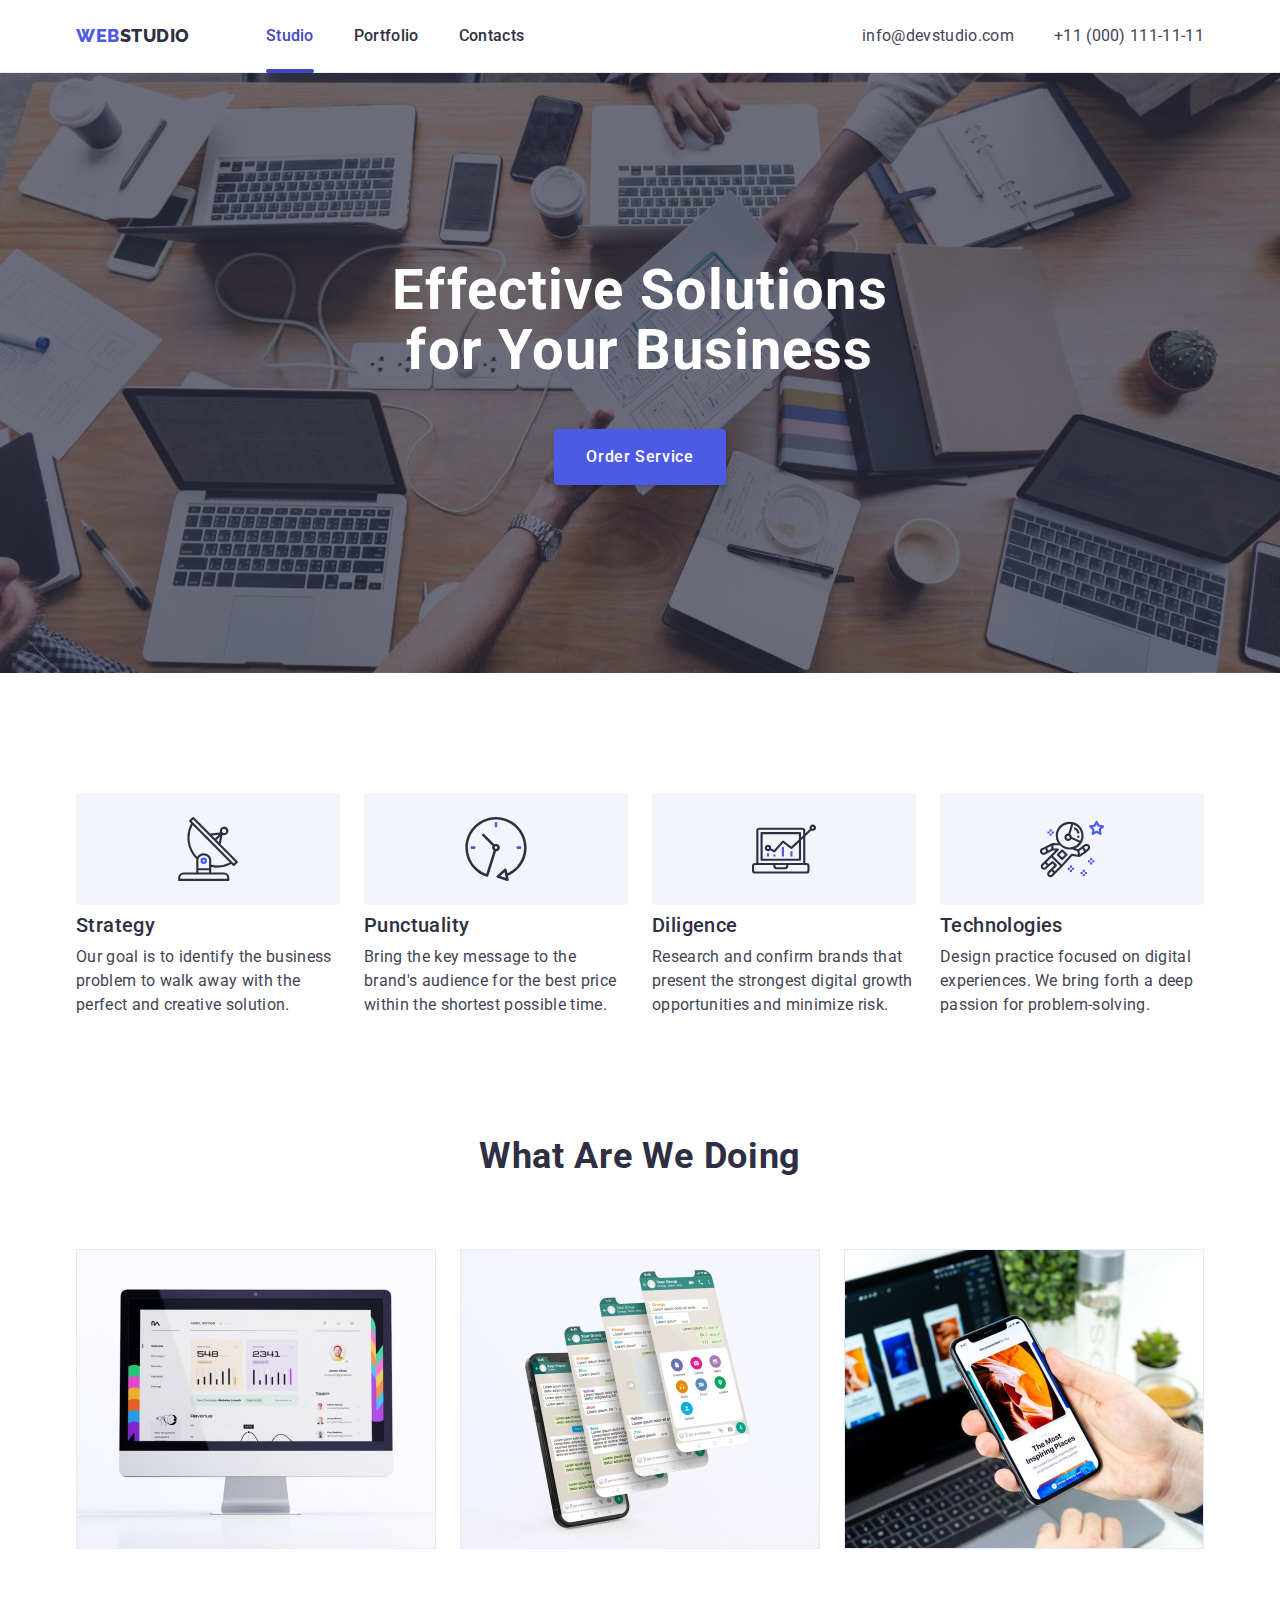
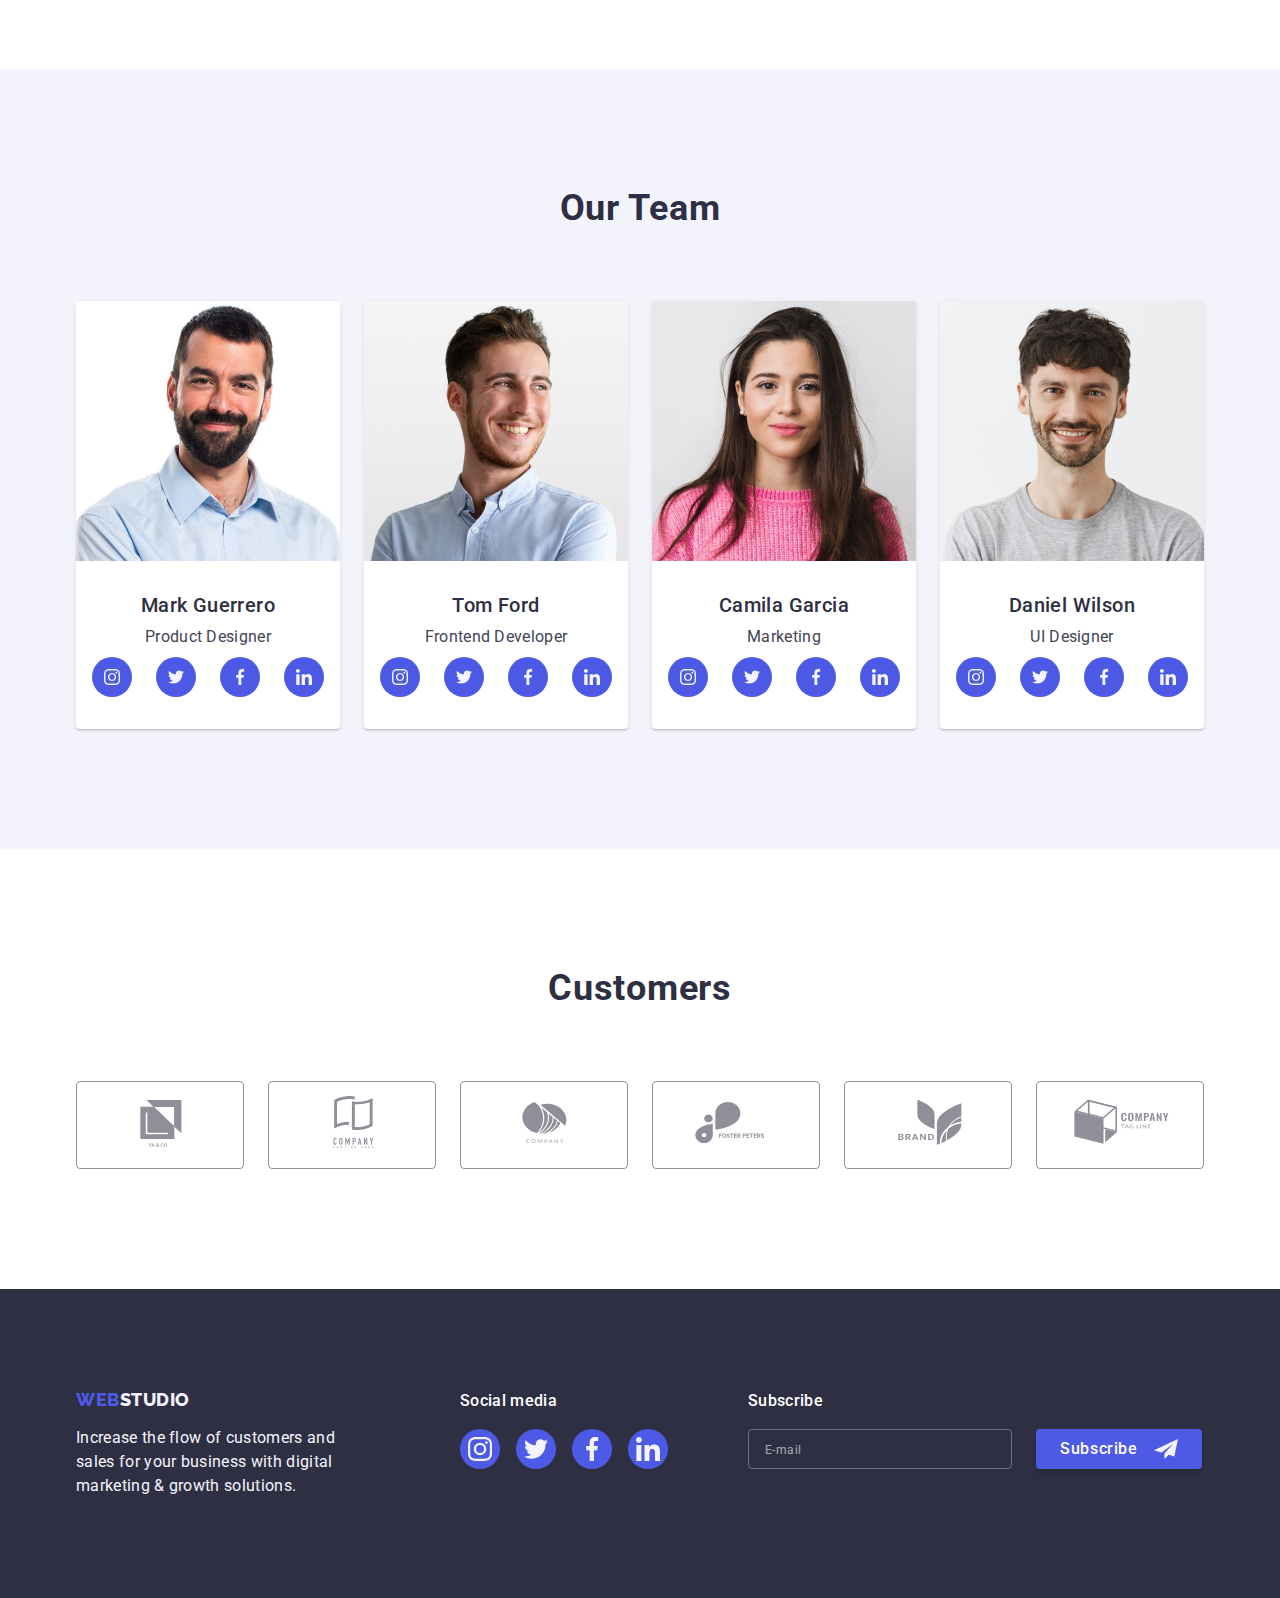
<file: index.html>
<!DOCTYPE html>
<html lang="en">
  <head>
    <meta charset="UTF-8" />
    <meta name="viewport" content="width=device-width, initial-scale=1.0" />
    <title>HW_5</title>
    <!-- Fonts -->
    <link rel="preconnect" href="https://fonts.googleapis.com" />
    <link rel="preconnect" href="https://fonts.gstatic.com" crossorigin />
    <link
      href="https://fonts.googleapis.com/css2?family=Raleway:ital,wght@0,800;1,800&family=Roboto:wght@400;500;700;900&display=swap"
      rel="stylesheet"
    />
    <!-- Normalize -->
    <link
      rel="stylesheet"
      href="https://cdn.jsdelivr.net/npm/modern-normalize@2.0.0/modern-normalize.min.css"
    />
    <!-- Custom styles -->
    <link rel="stylesheet" href="./css/styles.css" />
  </head>
  <body>
    <header class="header">
      <div class="container">
        <nav class="header-nav">
          <a class="logo" href="./index.html"
            >Web<span class="logo-header">Studio</span></a
          >
          <ul class="nav-menu">
            <li class="nav-menu-item">
              <a class="nav-menu-link current" href="./index.html">Studio</a>
            </li>
            <li>
              <a class="nav-menu-link" href="./portfolio.html">Portfolio</a>
            </li>
            <li>
              <a class="nav-menu-link" href="">Contacts</a>
            </li>
          </ul>
        </nav>
        <address class="contacts">
          <ul class="contacts-menu">
            <li>
              <a class="contacts-link" href="mailto:info@devstudio.com"
                >info@devstudio.com</a
              >
            </li>
            <li>
              <a class="contacts-link" href="tel:+110001111111"
                >+11 (000) 111-11-11</a
              >
            </li>
          </ul>
        </address>
      </div>
    </header>

    <main>
      <!-- Hero -->
      <section class="hero">
        <h1 class="hero-title">Effective Solutions for Your Business</h1>
        <button class="btn" type="button" data-modal-open>Order Service</button>
      </section>
      <!-- end Hero -->
      <!-- Section 1 -->
      <section class="strategic">
        <div class="container">
          <h2 class="visually-hidden"></h2>
          <ul class="features">
            <li>
              <div class="features-wrapper">
                <svg class="features-icon" width="64" height="64">
                  <use href="./images/icons.svg#icon-antenna"></use>
                </svg>
              </div>
              <h3 class="section-title">Strategy</h3>
              <p class="features-text">
                Our goal is to identify the business problem to walk away with
                the perfect and creative solution.
              </p>
            </li>
            <li>
              <div class="features-wrapper">
                <svg class="features-icon" width="64" height="64">
                  <use href="./images/icons.svg#icon-clock"></use>
                </svg>
              </div>
              <h3 class="section-title">Punctuality</h3>
              <p class="features-text">
                Bring the key message to the brand's audience for the best price
                within the shortest possible time.
              </p>
            </li>
            <li>
              <div class="features-wrapper">
                <svg class="features-icon" width="64" height="64">
                  <use href="./images/icons.svg#icon-diagram"></use>
                </svg>
              </div>
              <h3 class="section-title">Diligence</h3>
              <p class="features-text">
                Research and confirm brands that present the strongest digital
                growth opportunities and minimize risk.
              </p>
            </li>
            <li>
              <div class="features-wrapper">
                <svg class="features-icon" width="64" height="64">
                  <use href="./images/icons.svg#icon-astronaut"></use>
                </svg>
              </div>
              <h3 class="section-title">Technologies</h3>
              <p class="features-text">
                Design practice focused on digital experiences. We bring forth a
                deep passion for problem-solving.
              </p>
            </li>
          </ul>
        </div>
      </section>
      <!-- end Section 1 -->
      <!-- Section 2 -->
      <section class="projects">
        <div class="container">
          <h2 class="title">What are we doing</h2>
          <ul class="card-set">
            <li>
              <img
                src="./images/pic-01.jpg"
                alt="computer-monitor"
                width="360"
                height="300"
              />
            </li>
            <li>
              <img
                src="./images/pic-02.jpg"
                alt="phone-application"
                width="360"
                height="300"
              />
            </li>
            <li>
              <img
                src="./images/pic-03.jpg"
                alt="laptop-and-phone"
                width="360"
                height="300"
              />
            </li>
          </ul>
        </div>
      </section>
      <!-- end Section 2 -->
      <!-- Section 3 -->
      <section class="team">
        <div class="container">
          <h2 class="title">Our Team</h2>
          <ul class="card-set">
            <li class="team-card">
              <img
                src="./images/team-01.jpg"
                alt="photo Mark Guerrero"
                width="264"
                height="260"
              />
              <div class="container-team">
                <h3 class="section-title">Mark Guerrero</h3>
                <p>Product Designer</p>
                <ul class="team-soc-list">
                  <li class="team-soc-item">
                    <a
                      class="team-soc-link"
                      href=""
                      target="_blank"
                      rel="noopener noreferrer"
                    >
                      <svg class="social-icon" width="16" height="16">
                        <use href="./images/icons.svg#icon-instagram"></use>
                      </svg>
                    </a>
                  </li>
                  <li class="team-soc-item">
                    <a
                      class="team-soc-link"
                      href=""
                      target="_blank"
                      rel="noopener noreferrer"
                    >
                      <svg class="social-icon" width="16" height="16">
                        <use href="./images/icons.svg#icon-twitter"></use>
                      </svg>
                    </a>
                  </li>
                  <li class="team-soc-item">
                    <a
                      class="team-soc-link"
                      href=""
                      target="_blank"
                      rel="noopener noreferrer"
                    >
                      <svg class="social-icon" width="16" height="16">
                        <use href="./images/icons.svg#icon-facebook"></use>
                      </svg>
                    </a>
                  </li>
                  <li class="team-soc-item">
                    <a
                      class="team-soc-link"
                      href=""
                      target="_blank"
                      rel="noopener noreferrer"
                    >
                      <svg class="social-icon" width="16" height="16">
                        <use href="./images/icons.svg#icon-linkedin"></use>
                      </svg>
                    </a>
                  </li>
                </ul>
              </div>
            </li>
            <li class="team-card">
              <img
                src="./images/team-02.jpg"
                alt="photo Tom Ford"
                width="264"
                height="260"
              />
              <div class="container-team">
                <h3 class="section-title">Tom Ford</h3>
                <p>Frontend Developer</p>
                <ul class="team-soc-list">
                  <li class="team-soc-item">
                    <a
                      class="team-soc-link"
                      href=""
                      target="_blank"
                      rel="noopener noreferrer"
                    >
                      <svg class="social-icon" width="16" height="16">
                        <use href="./images/icons.svg#icon-instagram"></use>
                      </svg>
                    </a>
                  </li>
                  <li class="team-soc-item">
                    <a
                      class="team-soc-link"
                      href=""
                      target="_blank"
                      rel="noopener noreferrer"
                    >
                      <svg class="social-icon" width="16" height="16">
                        <use href="./images/icons.svg#icon-twitter"></use>
                      </svg>
                    </a>
                  </li>
                  <li class="team-soc-item">
                    <a
                      class="team-soc-link"
                      href=""
                      target="_blank"
                      rel="noopener noreferrer"
                    >
                      <svg class="social-icon" width="16" height="16">
                        <use href="./images/icons.svg#icon-facebook"></use>
                      </svg>
                    </a>
                  </li>
                  <li class="team-soc-item">
                    <a
                      class="team-soc-link"
                      href=""
                      target="_blank"
                      rel="noopener noreferrer"
                    >
                      <svg class="social-icon" width="16" height="16">
                        <use href="./images/icons.svg#icon-linkedin"></use>
                      </svg>
                    </a>
                  </li>
                </ul>
              </div>
            </li>
            <li class="team-card">
              <img
                src="./images/team-03.jpg"
                alt="photo Camila Garcia"
                width="264"
                height="260"
              />
              <div class="container-team">
                <h3 class="section-title">Camila Garcia</h3>
                <p>Marketing</p>
                <ul class="team-soc-list">
                  <li class="team-soc-item">
                    <a
                      class="team-soc-link"
                      href=""
                      target="_blank"
                      rel="noopener noreferrer"
                    >
                      <svg class="social-icon" width="16" height="16">
                        <use href="./images/icons.svg#icon-instagram"></use>
                      </svg>
                    </a>
                  </li>
                  <li class="team-soc-item">
                    <a
                      class="team-soc-link"
                      href=""
                      target="_blank"
                      rel="noopener noreferrer"
                    >
                      <svg class="social-icon" width="16" height="16">
                        <use href="./images/icons.svg#icon-twitter"></use>
                      </svg>
                    </a>
                  </li>
                  <li class="team-soc-item">
                    <a
                      class="team-soc-link"
                      href=""
                      target="_blank"
                      rel="noopener noreferrer"
                    >
                      <svg class="social-icon" width="16" height="16">
                        <use href="./images/icons.svg#icon-facebook"></use>
                      </svg>
                    </a>
                  </li>
                  <li class="team-soc-item">
                    <a
                      class="team-soc-link"
                      href=""
                      target="_blank"
                      rel="noopener noreferrer"
                    >
                      <svg class="social-icon" width="16" height="16">
                        <use href="./images/icons.svg#icon-linkedin"></use>
                      </svg>
                    </a>
                  </li>
                </ul>
              </div>
            </li>
            <li class="team-card">
              <img
                src="./images/team-04.jpg"
                alt="photo Daniel Wilson"
                width="264"
                height="260"
              />
              <div class="container-team">
                <h3 class="section-title">Daniel Wilson</h3>
                <p>UI Designer</p>
                <ul class="team-soc-list">
                  <li class="team-soc-item">
                    <a
                      class="team-soc-link"
                      href=""
                      target="_blank"
                      rel="noopener noreferrer"
                    >
                      <svg class="social-icon" width="16" height="16">
                        <use href="./images/icons.svg#icon-instagram"></use>
                      </svg>
                    </a>
                  </li>
                  <li class="team-soc-item">
                    <a
                      class="team-soc-link"
                      href=""
                      target="_blank"
                      rel="noopener noreferrer"
                    >
                      <svg class="social-icon" width="16" height="16">
                        <use href="./images/icons.svg#icon-twitter"></use>
                      </svg>
                    </a>
                  </li>
                  <li class="team-soc-item">
                    <a
                      class="team-soc-link"
                      href=""
                      target="_blank"
                      rel="noopener noreferrer"
                    >
                      <svg class="social-icon" width="16" height="16">
                        <use href="./images/icons.svg#icon-facebook"></use>
                      </svg>
                    </a>
                  </li>
                  <li class="team-soc-item">
                    <a
                      class="team-soc-link"
                      href=""
                      target="_blank"
                      rel="noopener noreferrer"
                    >
                      <svg class="social-icon" width="16" height="16">
                        <use href="./images/icons.svg#icon-linkedin"></use>
                      </svg>
                    </a>
                  </li>
                </ul>
              </div>
            </li>
          </ul>
        </div>
      </section>
      <!-- end Section 3 -->
      <!-- Section 4 -->
      <section class="customers">
        <div class="container">
          <h2 class="title">Customers</h2>
          <ul class="customers-list">
            <li class="customers-item">
              <a
                class="customers-link"
                href=""
                target="_blank"
                rel="noopener noreferrer"
              >
                <svg class="customers-icon" width="104" height="56">
                  <use href="./images/icons.svg#icon-Logo-01"></use>
                </svg>
              </a>
            </li>
            <li class="customers-item">
              <a
                class="customers-link"
                href=""
                target="_blank"
                rel="noopener noreferrer"
              >
                <svg class="customers-icon" width="104" height="56">
                  <use href="./images/icons.svg#icon-Logo-02"></use>
                </svg>
              </a>
            </li>
            <li class="customers-item">
              <a
                class="customers-link"
                href=""
                target="_blank"
                rel="noopener noreferrer"
              >
                <svg class="customers-icon" width="104" height="56">
                  <use href="./images/icons.svg#icon-Logo-03"></use>
                </svg>
              </a>
            </li>
            <li class="customers-item">
              <a
                class="customers-link"
                href=""
                target="_blank"
                rel="noopener noreferrer"
              >
                <svg class="customers-icon" width="104" height="56">
                  <use href="./images/icons.svg#icon-Logo-04"></use>
                </svg>
              </a>
            </li>
            <li class="customers-item">
              <a
                class="customers-link"
                href=""
                target="_blank"
                rel="noopener noreferrer"
              >
                <svg class="customers-icon" width="104" height="56">
                  <use href="./images/icons.svg#icon-Logo-05"></use>
                </svg>
              </a>
            </li>
            <li class="customers-item">
              <a
                class="customers-link"
                href=""
                target="_blank"
                rel="noopener noreferrer"
              >
                <svg class="customers-icon" width="104" height="56">
                  <use href="./images/icons.svg#icon-Logo-06"></use>
                </svg>
              </a>
            </li>
          </ul>
        </div>
      </section>
    </main>

    <footer class="footer">
      <div class="container footer-container">
        <div class="footer-left">
          <a class="logo" href="/index.html"
            >Web<span class="logo-footer">Studio</span></a
          >
          <p class="footer-text">
            Increase the flow of customers and sales for your business with
            digital marketing & growth solutions.
          </p>
        </div>
        <div class="footer-right">
          <p class="footer-soc-title">Social media</p>
          <ul class="footer-list">
            <li class="footer-item">
              <a
                class="footer-soc-link"
                href=""
                target="_blank"
                rel="noopener noreferrer"
              >
                <svg class="social-icon" width="24" height="24">
                  <use href="./images/icons.svg#icon-instagram"></use>
                </svg>
              </a>
            </li>
            <li class="footer-item">
              <a
                class="footer-soc-link"
                href=""
                target="_blank"
                rel="noopener noreferrer"
              >
                <svg class="social-icon" width="24" height="24">
                  <use href="./images/icons.svg#icon-twitter"></use>
                </svg>
              </a>
            </li>
            <li class="footer-item">
              <a
                class="footer-soc-link"
                href=""
                target="_blank"
                rel="noopener noreferrer"
              >
                <svg class="social-icon" width="24" height="24">
                  <use href="./images/icons.svg#icon-facebook"></use>
                </svg>
              </a>
            </li>
            <li class="footer-item">
              <a
                class="footer-soc-link"
                href=""
                target="_blank"
                rel="noopener noreferrer"
              >
                <svg class="social-icon" width="24" height="24">
                  <use href="./images/icons.svg#icon-linkedin"></use>
                </svg>
              </a>
            </li>
          </ul>
        </div>
        <div class="footer-form-block">
          <p class="footer-soc-title">Subscribe</p>
          <form class="footer-form">
            <input
              class="footer-form-input"
              type="email"
              name="email"
              placeholder="E-mail"
            />
            <button class="btn footer-form-btn" type="submit">
              Subscribe
              <svg class="footer-form-icon" width="24" height="24">
                <use href="./images/icons.svg#icon-sub"></use>
              </svg>
            </button>
          </form>
        </div>
      </div>
    </footer>
    <!-- modal window -->
    <div class="backdrop is-hidden" data-modal>
      <div class="modal">
        <button class="modal-close-btn" type="button" data-modal-close>
          <svg class="modal-close-icon" width="8" height="8">
            <use href="./images/icons.svg#icon-close"></use>
          </svg>
        </button>
        <p class="modal-title">Leave your contacts and we will call you back</p>
        <form class="modal-form" name="order_service">
          <label class="modal-form-label" for="order_name">Name</label>
          <div class="modal-form-field">
            <input
              class="modal-form-input"
              type="text"
              name="order_name"
              id="order_name"
            />
            <svg class="modal-form-icon" width="18" height="24">
              <use href="./images/icons.svg#icon-person"></use>
            </svg>
          </div>
          <label class="modal-form-label" for="order_phone">Phone</label>
          <div class="modal-form-field">
            <input
              class="modal-form-input"
              type="tel"
              name="order_phone"
              id="order_phone"
            />
            <svg class="modal-form-icon" width="18" height="24">
              <use href="./images/icons.svg#icon-phone"></use>
            </svg>
          </div>
          <label class="modal-form-label" for="order_email">Email</label>
          <div class="modal-form-field">
            <input
              class="modal-form-input"
              type="email"
              name="order_email"
              id="order_email"
            />
            <svg class="modal-form-icon" width="18" height="24">
              <use href="./images/icons.svg#icon-email"></use>
            </svg>
          </div>
          <label class="modal-form-label" for="order_comment">Comment</label>
          <textarea
            class="modal-form-message"
            name="order_comment"
            id="order_comment"
            placeholder="Text input"
          ></textarea>
          <label class="modal-form-check">
            <input class="" type="checkbox" />
            <span class="modal-form-check-desc">
              I accept the terms and conditions of the
              <a
                class="modal-form-check-link"
                href=""
                target="_blank"
                rel="noopener noreferrer"
                >Privacy Policy</a
              >
            </span>
          </label>
          <button class="btn modal-form-btn" type="submit">Send</button>
        </form>
      </div>
    </div>
    <script src="./js/modal.js"></script>
  </body>
</html>
</file>
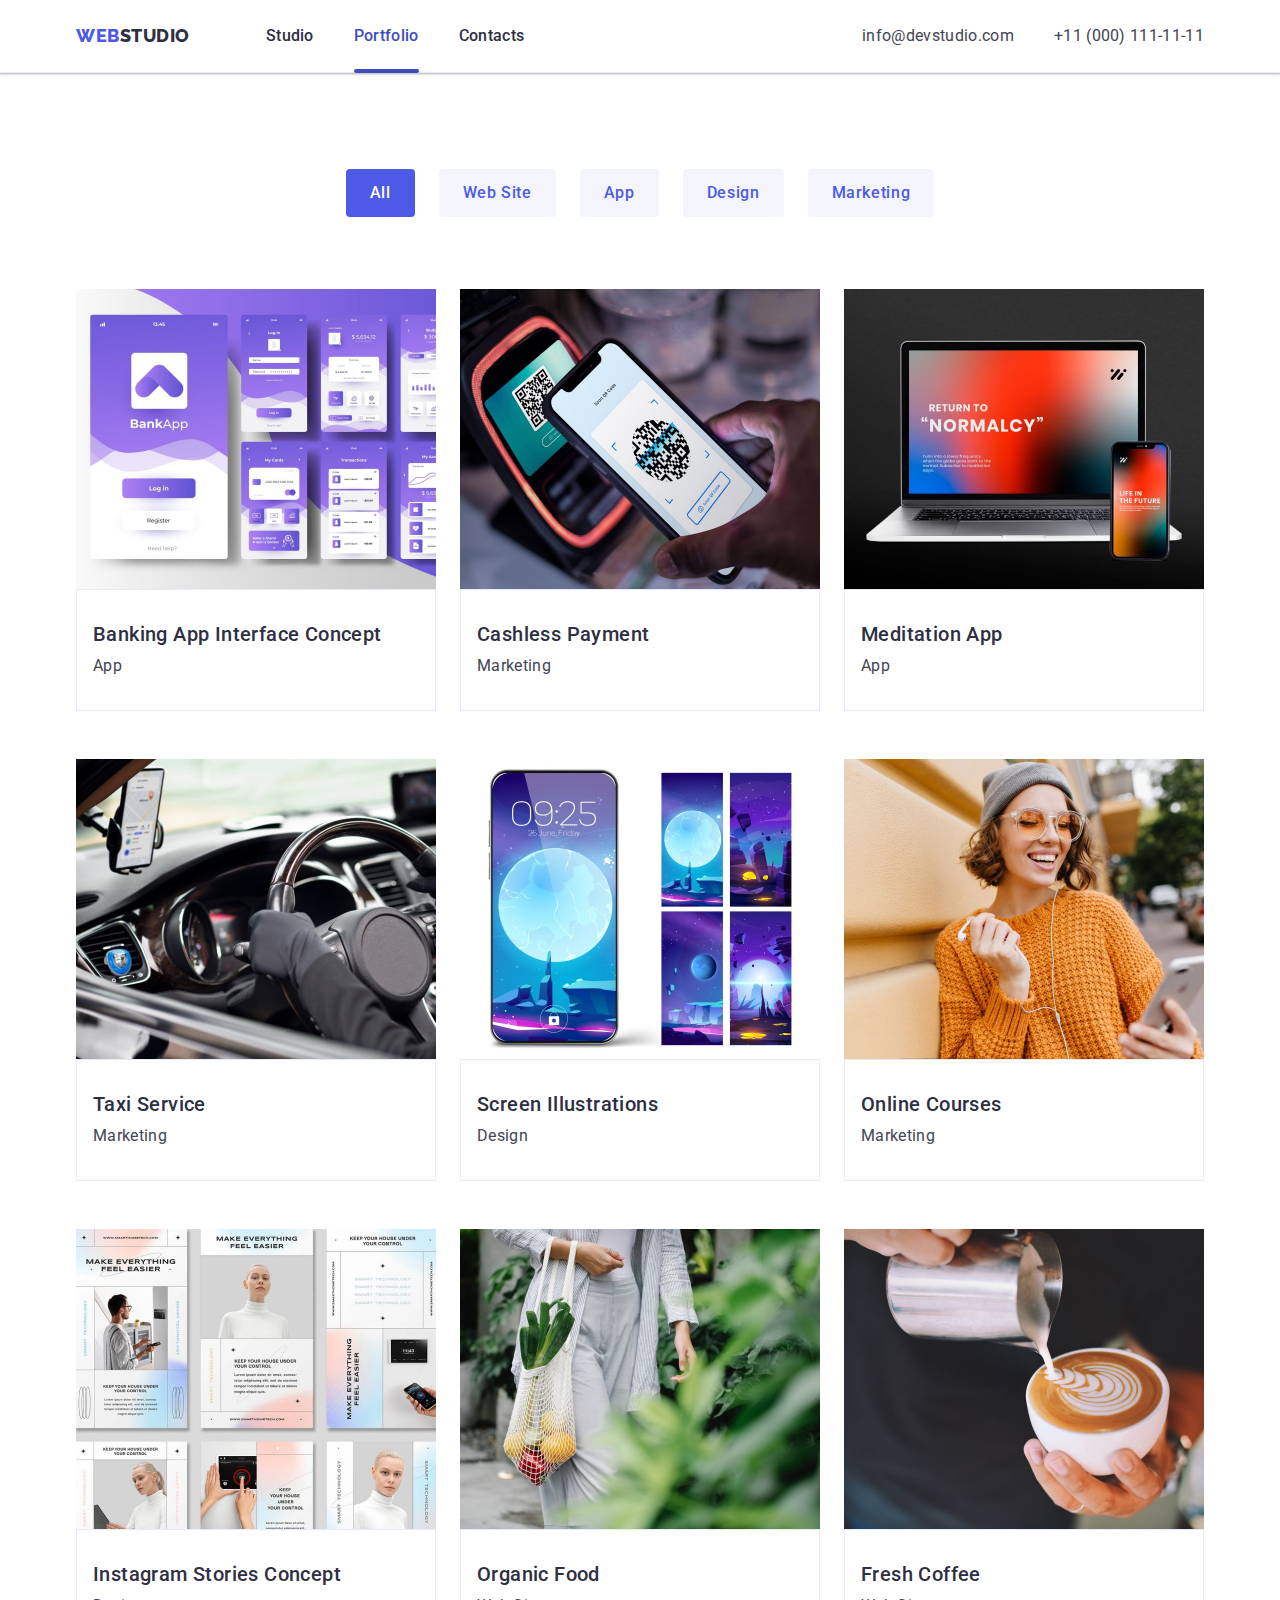
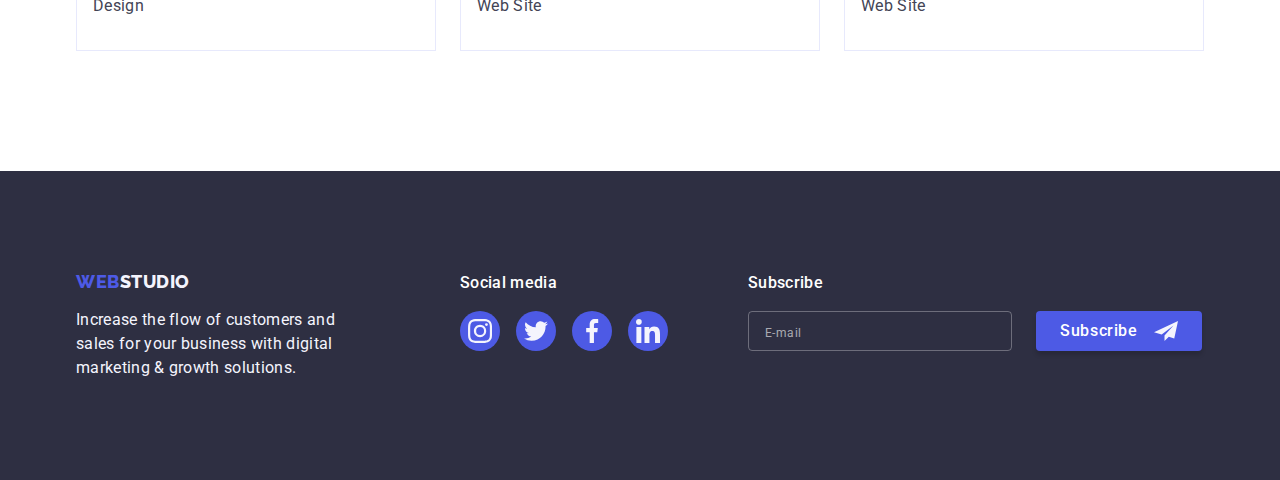
<file: portfolio.html>
<!DOCTYPE html>
<html lang="en">
  <head>
    <meta charset="UTF-8" />
    <meta name="viewport" content="width=device-width, initial-scale=1.0" />
    <title>Portfolio</title>
    <!-- Fonts -->
    <link rel="preconnect" href="https://fonts.googleapis.com" />
    <link rel="preconnect" href="https://fonts.gstatic.com" crossorigin />
    <link
      href="https://fonts.googleapis.com/css2?family=Raleway:ital,wght@0,800;1,800&family=Roboto:wght@400;500;700;900&display=swap"
      rel="stylesheet"
    />
    <!-- Normalize -->
    <link
      rel="stylesheet"
      href="https://cdn.jsdelivr.net/npm/modern-normalize@2.0.0/modern-normalize.min.css"
    />
    <!-- Custom styles -->
    <link rel="stylesheet" href="./css/styles.css" />
  </head>
  <body>
    <header class="header">
      <div class="container">
        <nav class="header-nav">
          <a class="logo" href="./index.html"
            >Web<span class="logo-header">Studio</span></a
          >
          <ul class="nav-menu">
            <li class="nav-menu-item">
              <a class="nav-menu-link" href="./index.html">Studio</a>
            </li>
            <li>
              <a class="nav-menu-link current" href="./portfolio.html"
                >Portfolio</a
              >
            </li>
            <li>
              <a class="nav-menu-link" href="">Contacts</a>
            </li>
          </ul>
        </nav>
        <address class="contacts">
          <ul class="contacts-menu">
            <li>
              <a class="contacts-link" href="mailto:info@devstudio.com"
                >info@devstudio.com</a
              >
            </li>
            <li>
              <a class="contacts-link" href="tel:+110001111111"
                >+11 (000) 111-11-11</a
              >
            </li>
          </ul>
        </address>
      </div>
    </header>
    <main>
      <section class="portfolio">
        <div class="container">
          <h1 class="visually-hidden">portfolio</h1>
          <ul class="btn-menu">
            <li>
              <button class="portfolio-btn" type="button">All</button>
            </li>
            <li>
              <button class="btn-off" type="button">Web Site</button>
            </li>
            <li>
              <button class="btn-off" type="button">App</button>
            </li>
            <li>
              <button class="btn-off" type="button">Design</button>
            </li>
            <li>
              <button class="btn-off" type="button">Marketing</button>
            </li>
          </ul>
          <!-- Card-portafolio -->
          <ul class="card-set">
            <li class="card">
              <div class="portfolio-wrapper">
                <img
                  class="portfolio-img"
                  src="./images/img-01.jpg"
                  alt="Banking App Interface Concept"
                  width="360"
                  height="300"
                />
                <div class="overlay">
                  <p class="overlay-text">
                    14 Stylish and User-Friendly App Design Concepts · Task
                    Manager App · Calorie Tracker App · Exotic Fruit Ecommerce
                    App · Cloud Storage App
                  </p>
                </div>
              </div>
              <div class="container-portafolio-card">
                <h2 class="section-title">Banking App Interface Concept</h2>
                <p>App</p>
              </div>
            </li>
            <li class="card">
              <div class="portfolio-wrapper">
                <img
                  src="./images/img-02.jpg"
                  alt="Cashless Payment"
                  width="360"
                  height="300"
                />
                <div class="overlay">
                  <p class="overlay-text">
                    14 Stylish and User-Friendly App Design Concepts · Task
                    Manager App · Calorie Tracker App · Exotic Fruit Ecommerce
                    App · Cloud Storage App
                  </p>
                </div>
              </div>
              <div class="container-portafolio-card">
                <h2 class="section-title">Cashless Payment</h2>
                <p>Marketing</p>
              </div>
            </li>
            <li class="card">
              <div class="portfolio-wrapper">
                <img
                  src="./images/img-03.jpg"
                  alt="Meditation App"
                  width="360"
                  height="300"
                />
                <div class="overlay">
                  <p class="overlay-text">
                    14 Stylish and User-Friendly App Design Concepts · Task
                    Manager App · Calorie Tracker App · Exotic Fruit Ecommerce
                    App · Cloud Storage App
                  </p>
                </div>
              </div>
              <div class="container-portafolio-card">
                <h2 class="section-title">Meditation App</h2>
                <p>App</p>
              </div>
            </li>
            <li class="card">
              <div class="portfolio-wrapper">
                <img
                  src="./images/img-04.jpg"
                  alt="Taxi Service"
                  width="360"
                  height="300"
                />
                <div class="overlay">
                  <p class="overlay-text">
                    14 Stylish and User-Friendly App Design Concepts · Task
                    Manager App · Calorie Tracker App · Exotic Fruit Ecommerce
                    App · Cloud Storage App
                  </p>
                </div>
              </div>
              <div class="container-portafolio-card">
                <h2 class="section-title">Taxi Service</h2>
                <p>Marketing</p>
              </div>
            </li>
            <li class="card">
              <div class="portfolio-wrapper">
                <img
                  src="./images/img-05.jpg"
                  alt="Screen Illustrations"
                  width="360"
                  height="300"
                />
                <div class="overlay">
                  <p class="overlay-text">
                    14 Stylish and User-Friendly App Design Concepts · Task
                    Manager App · Calorie Tracker App · Exotic Fruit Ecommerce
                    App · Cloud Storage App
                  </p>
                </div>
              </div>
              <div class="container-portafolio-card">
                <h2 class="section-title">Screen Illustrations</h2>
                <p>Design</p>
              </div>
            </li>
            <li class="card">
              <div class="portfolio-wrapper">
                <img
                  src="./images/img-06.jpg"
                  alt="Online Courses"
                  width="360"
                  height="300"
                />
                <div class="overlay">
                  <p class="overlay-text">
                    14 Stylish and User-Friendly App Design Concepts · Task
                    Manager App · Calorie Tracker App · Exotic Fruit Ecommerce
                    App · Cloud Storage App
                  </p>
                </div>
              </div>
              <div class="container-portafolio-card">
                <h2 class="section-title">Online Courses</h2>
                <p>Marketing</p>
              </div>
            </li>
            <li class="card">
              <div class="portfolio-wrapper">
                <img
                  src="./images/img-07.jpg"
                  alt="Instagram Stories Concept"
                  width="360"
                  height="300"
                />
                <div class="overlay">
                  <p class="overlay-text">
                    14 Stylish and User-Friendly App Design Concepts · Task
                    Manager App · Calorie Tracker App · Exotic Fruit Ecommerce
                    App · Cloud Storage App
                  </p>
                </div>
              </div>
              <div class="container-portafolio-card">
                <h2 class="section-title">Instagram Stories Concept</h2>
                <p>Design</p>
              </div>
            </li>
            <li class="card">
              <div class="portfolio-wrapper">
                <img
                  src="./images/img-08.jpg"
                  alt="Organic Food"
                  width="360"
                  height="300"
                />
                <div class="overlay">
                  <p class="overlay-text">
                    14 Stylish and User-Friendly App Design Concepts · Task
                    Manager App · Calorie Tracker App · Exotic Fruit Ecommerce
                    App · Cloud Storage App
                  </p>
                </div>
              </div>
              <div class="container-portafolio-card">
                <h2 class="section-title">Organic Food</h2>
                <p>Web Site</p>
              </div>
            </li>
            <li class="card">
              <div class="portfolio-wrapper">
                <img
                  src="./images/img-09.jpg"
                  alt="Fresh Coffee"
                  width="360"
                  height="300"
                />
                <div class="overlay">
                  <p class="overlay-text">
                    14 Stylish and User-Friendly App Design Concepts · Task
                    Manager App · Calorie Tracker App · Exotic Fruit Ecommerce
                    App · Cloud Storage App
                  </p>
                </div>
              </div>
              <div class="container-portafolio-card">
                <h2 class="section-title">Fresh Coffee</h2>
                <p>Web Site</p>
              </div>
            </li>
          </ul>
        </div>
      </section>
    </main>

    <footer class="footer">
      <div class="container footer-container">
        <div class="footer-left">
          <a class="logo" href="/index.html"
            >Web<span class="logo-footer">Studio</span></a
          >
          <p class="footer-text">
            Increase the flow of customers and sales for your business with
            digital marketing & growth solutions.
          </p>
        </div>
        <div class="footer-right">
          <p class="footer-soc-title">Social media</p>
          <ul class="footer-list">
            <li class="footer-item">
              <a
                class="footer-soc-link"
                href=""
                target="_blank"
                rel="noopener noreferrer"
              >
                <svg class="social-icon" width="24" height="24">
                  <use href="./images/icons.svg#icon-instagram"></use>
                </svg>
              </a>
            </li>
            <li class="footer-item">
              <a
                class="footer-soc-link"
                href=""
                target="_blank"
                rel="noopener noreferrer"
              >
                <svg class="social-icon" width="24" height="24">
                  <use href="./images/icons.svg#icon-twitter"></use>
                </svg>
              </a>
            </li>
            <li class="footer-item">
              <a
                class="footer-soc-link"
                href=""
                target="_blank"
                rel="noopener noreferrer"
              >
                <svg class="social-icon" width="24" height="24">
                  <use href="./images/icons.svg#icon-facebook"></use>
                </svg>
              </a>
            </li>
            <li class="footer-item">
              <a
                class="footer-soc-link"
                href=""
                target="_blank"
                rel="noopener noreferrer"
              >
                <svg class="social-icon" width="24" height="24">
                  <use href="./images/icons.svg#icon-linkedin"></use>
                </svg>
              </a>
            </li>
          </ul>
        </div>
        <div class="footer-form-block">
          <p class="footer-soc-title">Subscribe</p>
          <form class="footer-form">
            <input
              class="footer-form-input"
              type="email"
              name="email"
              placeholder="E-mail"
            />
            <button class="btn footer-form-btn" type="submit">
              Subscribe
              <svg class="footer-form-icon" width="24" height="24">
                <use href="./images/icons.svg#icon-sub"></use>
              </svg>
            </button>
          </form>
        </div>
      </div>
    </footer>
  </body>
</html>
</file>
<file: css/styles.css>
:root {
  /* Fonts */
  --font-family: 'Roboto', sans-serif;
  --second-family: 'Raleway', sans-serif;
  /* Colors */
  --navy-blue: #2e2f42;
  --iris: #4d5ae5;
  --cloud: #f4f4fd;
  --slate: #434455;
  --light-slate: #8e8f99;
  --white: #ffffff;
  --ocean: #404bbf;
  --green: #31d0aa;
  /* other */
  --indent: 48px 24px;
  --items: 3;
}

body {
  color: var(--slate);
  background-color: var(--white);
  font-family: var(--font-family);
  font-size: 16px;
  line-height: 1.5;
  letter-spacing: 0.02em;
}

h1,
h2,
h3,
h4,
h5,
h6,
p {
  margin: 0;
}

img {
  display: block;
  max-width: 100%;
  height: auto;
}

ul,
ol {
  list-style: none;
  padding: 0;
  margin: 0;
}

.title {
  margin-bottom: 72px;
  font-size: 36px;
  font-weight: 700;
  line-height: 1.11;
  text-align: center;
  letter-spacing: 0.02em;
  text-transform: capitalize;
  color: var(--navy-blue);
}

.section-title {
  margin-bottom: 8px;
  font-weight: 500;
  font-size: 20px;
  line-height: 1.2;
  letter-spacing: 0.02em;
  color: var(--navy-blue);
}

.visually-hidden {
  position: absolute;
  width: 1px;
  height: 1px;
  margin: -1px;
  border: 0;
  padding: 0;
  white-space: nowrap;
  clip-path: inset(100%);
  clip: rect(0 0 0 0);
  overflow: hidden;
}

.strategic,
.projects,
.team,
.portfolio-menu,
.portfolio {
  padding: 60px 0;
}

.container {
  width: 1158px;
  padding: 0 15px;
  margin: 0 auto;
}

/* Card set */
.card-set {
  display: flex;
  flex-wrap: wrap;
  gap: var(--indent);
}
.card-set-item {
  flex-basis: calc((100% - var(--indent) * (var(--items) - 1)) / var(--items));
  border: 1px solid #e7e9fc;
}

/* Header */
.header {
  border-bottom: 1px solid #e7e9fc;
  box-shadow: 0 1px 6px 0 rgba(46, 47, 66, 0.08),
    0 1px 1px 0 rgba(46, 47, 66, 0.16), 0 2px 1px 0 rgba(46, 47, 66, 0.08);
}

.header .container {
  display: flex;
  align-items: center;
}

.header-nav {
  display: flex;
  align-items: center;
  gap: 76px;
  flex-grow: 1;
}

.nav-menu {
  display: flex;
  gap: 40px;
}

.nav-menu-item {
  position: relative;
}
.contacts-menu {
  display: flex;
  gap: 40px;
}

.logo {
  text-decoration: none;
  font-family: Raleway, sans-serif;
  font-weight: 800;
  font-size: 18px;
  line-height: 1.17;
  letter-spacing: 0.03em;
  text-transform: uppercase;
  color: var(--iris);
}

.logo-header {
  color: var(--navy-blue);
}

.nav-menu-link {
  position: relative;
  display: block;
  padding: 24px 0;
  font-weight: 500;
  font-size: 16px;
  line-height: 1.5;
  letter-spacing: 0.02em;
  color: var(--navy-blue);
  text-decoration: none;
  transition: color 250ms cubic-bezier(0.4, 0, 0.2, 1);
}

.nav-menu-link:hover,
.nav-menu-link:focus {
  color: var(--ocean);
}

.contacts-link {
  font-style: normal;
  font-weight: 400;
  font-size: 16px;
  line-height: 1.5;
  letter-spacing: 0.02em;
  color: var(--slate);
  text-decoration: none;
  transition: color 250ms cubic-bezier(0.4, 0, 0.2, 1);
}

.contacts-link:hover,
.contacts-link:focus {
  color: var(--ocean);
}
/* Active line page */
.nav-menu-link::after {
  content: '';
  position: absolute;
  left: 0;
  bottom: 0;
  display: block;
  width: 100%;
  height: 4px;
  background-color: transparent;
  border-radius: 2px;
  bottom: -1px;
}

.nav-menu-link.current::after {
  background-color: var(--ocean);
}

.nav-menu-link.current {
  color: var(--ocean);
  transition: color 250ms cubic-bezier(0.4, 0, 0.2, 1);
}

/* Hero */
.hero {
  padding-top: 188px;
  padding-bottom: 188px;
  display: block;
  background-color: var(--navy-blue);
  background-image: linear-gradient(
      rgba(46, 47, 66, 0.7),
      rgba(46, 47, 66, 0.7)
    ),
    url('../images/people-office\ 1.jpg');
  background-repeat: no-repeat;
  background-position: center;
  background-size: cover;
}

.hero-title {
  width: 496px;
  margin: 0 auto;
  font-size: 56px;
  line-height: 1.07;
  text-align: center;
  letter-spacing: 0.02em;
  color: var(--white);
}

.btn {
  display: block;
  margin: 48px auto 0 auto;
  padding: 16px 32px;
  border: none;
  font-weight: 500;
  font-size: 16px;
  line-height: 1.5;
  letter-spacing: 0.04em;
  color: var(--white);
  background-color: var(--iris);
  cursor: pointer;
  box-shadow: 0 4px 4px 0 rgba(0, 0, 0, 0.15);
  border-radius: 4px;
  transition: background-color 250ms cubic-bezier(0.4, 0, 0.2, 1);
}

.btn:hover,
.btn:focus {
  background-color: var(--ocean);
  box-shadow: 0 2px 2px 0 rgba(0, 0, 0, 0.12), 0 2px 1px 0 rgba(0, 0, 0, 0.08),
    0 3px 1px 0 rgba(0, 0, 0, 0.1);
}

/* Section 1 */
.strategic {
  padding-top: 120px;
}

.features {
  display: flex;
  gap: 24px;
}

.features-wrapper {
  display: flex;
  justify-content: center;
  align-items: center;
  width: 264px;
  height: 112px;
  background-color: var(--cloud);
  border-radius: 4px;
  margin-bottom: 8px;
}

.features-text {
  width: 264px;
}

/* Section 2 */
.projects {
  padding-bottom: 120px;
}
/* Section 3 */

.team {
  padding-top: 120px;
  padding-bottom: 120px;
  background-color: var(--cloud);
}

.container-team {
  display: flex;
  flex-direction: column;
  align-items: center;
  justify-content: center;
  padding-top: 32px;
  padding-bottom: 32px;
}
.team-card {
  border-radius: 0 0 4px 4px;
  background-color: var(--white);
  box-shadow: 0 2px 1px 0 rgba(46, 47, 66, 0.08),
    0 1px 1px 0 rgba(46, 47, 66, 0.16), 0 1px 6px 0 rgba(46, 47, 66, 0.08);
}

.team-soc-list {
  margin-top: 8px;
  display: flex;
  justify-content: center;
  align-items: center;
  gap: 24px;
}

.team-soc-link {
  display: flex;
  justify-content: center;
  align-items: center;
  width: 40px;
  height: 40px;
  border-radius: 50%;
  background-color: var(--iris);
  transition: background-color 250ms cubic-bezier(0.4, 0, 0.2, 1);
}

.team-soc-link:hover,
.team-soc-link:focus {
  background-color: var(--ocean);
}
/* Section 4 */

.customers {
  padding-top: 120px;
  padding-bottom: 120px;
}
.customers-list {
  display: flex;
  justify-content: center;
  align-items: center;
  gap: 24px;
}

.customers-item {
  display: flex;
  justify-content: center;
  align-items: center;
  width: 168px;
  height: 88px;
  border: 1px solid var(--light-slate);
  border-radius: 4px;
  transition: border-color 250ms cubic-bezier(0.4, 0, 0.2, 1);
}

.customers-item:hover,
.customers-item:focus {
  border-color: var(--ocean);
}

.customers-icon {
  fill: var(--light-slate);
  transition: fill 250ms cubic-bezier(0.4, 0, 0.2, 1);
}

.customers-item:hover .customers-icon,
.customers-item:focus .customers-icon {
  fill: var(--ocean);
}

/* Footer */

.footer {
  background-color: var(--navy-blue);
  padding-top: 100px;
  padding-bottom: 100px;
}

.footer-container {
  display: flex;
  align-items: baseline;
}

.logo-footer {
  color: var(--cloud);
  display: inline-block;
  margin-bottom: 16px;
}

.footer-text {
  width: 264px;
  height: 72px;
  font-weight: 400;
  font-size: 16px;
  line-height: 1.5;
  letter-spacing: 0.02em;
  color: #f4f4fd;
}

.footer-soc-title {
  font-weight: 500;
  font-size: 16px;
  line-height: 1.5;
  letter-spacing: 0.02em;
  color: #fff;
  margin-bottom: 16px;
}

.footer-left {
  margin-right: 120px;
}

.footer-right {
  margin-right: 80px;
}

.footer-list {
  display: flex;
  gap: 16px;
}

.footer-soc-link {
  display: flex;
  justify-content: center;
  align-items: center;
  width: 40px;
  height: 40px;
  border-radius: 50%;
  background-color: var(--iris);
  transition: background-color 250ms cubic-bezier(0.4, 0, 0.2, 1);
}

.social-icon {
  fill: var(--cloud);
}

.footer-soc-link:hover,
.footer-soc-link:focus {
  background-color: var(--green);
  box-shadow: 0 2px 1px 0 rgba(46, 47, 66, 0.08),
    0 1px 1px 0 rgba(46, 47, 66, 0.16), 0 1px 6px 0 rgba(46, 47, 66, 0.08);
}

.footer-form {
  display: flex;
  gap: 24px;
}

.footer-form-input {
  width: 264px;
  height: 40px;
  border: 1px solid rgba(255, 255, 255, 0.3);
  border-radius: 4px;
  background-color: transparent;
  padding-left: 16px;
  color: var(--cloud);
  transition: border 250ms cubic-bezier(0.4, 0, 0.2, 1);
}
.footer-form-input:focus {
  outline: none;
  border: 1px solid var(--ocean);
}
.footer-form-input::placeholder {
  font-weight: 400;
  font-size: 12px;
  line-height: 2;
  letter-spacing: 0.04em;
  color: rgba(255, 255, 255, 0.6);
}

.footer-form-btn {
  display: flex;
  margin: 0;
  padding: 8px 24px;
  border: none;
}
.footer-form-icon {
  margin-left: 16px;
  fill: var(--cloud);
}
/* portfolio */

.portfolio {
  padding-top: 96px;
  padding-bottom: 120px;
}

.btn-menu {
  margin-bottom: 72px;
  display: flex;
  flex-wrap: wrap;
  justify-content: center;
  gap: 24px;
}

.portfolio-btn {
  padding: 12px 24px;
  border: none;
  font-weight: 500;
  font-size: 16px;
  line-height: 1.5;
  letter-spacing: 0.04em;
  color: var(--white);
  background-color: var(--iris);
  cursor: pointer;
  border-radius: 4px;
  transition: background-color 250ms cubic-bezier(0.4, 0, 0.2, 1);
}

.portfolio-btn:hover,
.portfolio-btn:focus {
  background-color: var(--ocean);
  box-shadow: 0 2px 2px 0 rgba(0, 0, 0, 0.12), 0 2px 1px 0 rgba(0, 0, 0, 0.08),
    0 3px 1px 0 rgba(0, 0, 0, 0.1);
}

.btn-off {
  padding: 12px 24px;
  border: none;
  font-weight: 500;
  font-size: 16px;
  line-height: 1.5;
  letter-spacing: 0.04em;
  color: var(--iris);
  background-color: var(--cloud);
  cursor: pointer;
  border-radius: 4px;
  transition: background-color 250ms cubic-bezier(0.4, 0, 0.2, 1);
}

.btn-off:hover,
.btn-off:focus {
  color: var(--white);
  background-color: var(--ocean);
  box-shadow: 0 2px 2px 0 rgba(0, 0, 0, 0.12), 0 2px 1px 0 rgba(0, 0, 0, 0.08),
    0 3px 1px 0 rgba(0, 0, 0, 0.1);
}

.container-portafolio-card {
  padding-top: 32px;
  padding-bottom: 32px;
  padding-left: 16px;
  border: 1px solid #e7e9fc;
}

.portfolio-wrapper {
  position: relative;
  overflow: hidden;
}

.overlay-text {
  font-weight: 400;
  font-size: 16px;
  line-height: 1.5;
  letter-spacing: 0.02em;
  color: #f4f4fd;
}

.overlay {
  display: flex;
  position: absolute;
  top: 0;
  left: 0;
  width: 100%;
  height: 100%;
  padding: 40px 32px;
  background-color: var(--iris);
  transform: translate(0, 100%);
  transition: transform 250ms cubic-bezier(0.4, 0, 0.2, 1);
}

.card:hover .overlay {
  transform: translate(0, 0);
  box-shadow: 0 2px 1px 0 rgba(46, 47, 66, 0.08),
    0 1px 1px 0 rgba(46, 47, 66, 0.16), 0 1px 6px 0 rgba(46, 47, 66, 0.08);
}

/* Modal window */
.backdrop {
  position: fixed;
  top: 0;
  left: 0;
  width: 100%;
  height: 100%;
  background-color: rgba(46, 47, 66, 0.4);
  transition: opacity 250ms cubic-bezier(0.4, 0, 0.2, 1),
    visibility 250ms cubic-bezier(0.4, 0, 0.2, 1);
}

.backdrop.is-hidden {
  opacity: 0;
  visibility: hidden;
  pointer-events: none;
}

.backdrop.is-hidden .modal {
  opacity: 0;
  transition-delay: 0s;
  transform: translateX(-50%) translateY(-50%) scale(0.3);
}

.modal {
  padding: 72px 24px 24px 24px;
  position: absolute;
  top: 50%;
  left: 50%;
  transform: translate(-50%, -50%) scale(1);
  min-width: 408px;
  min-height: 584px;
  background-color: #fcfcfc;
  border-radius: 4px;
  transition: 300ms cubic-bezier(0.68, -0.55, 0.27, 1.55);
  transition-property: transform, opacity;
  transition-delay: 300ms;
}
.modal-close-btn {
  position: absolute;
  top: 24px;
  right: 24px;
  display: flex;
  justify-content: center;
  align-items: center;
  width: 24px;
  height: 24px;
  border-radius: 50%;
  border: 1px solid rgba(0, 0, 0, 0.1);
  background-color: #e7e9fc;
  cursor: pointer;
  transition: background-color 250ms cubic-bezier(0.4, 0, 0.2, 1),
    border 250ms cubic-bezier(0.4, 0, 0.2, 1);
}
.modal-close-btn:hover,
.modal-close-btn:focus {
  background-color: var(--ocean);
  fill: var(--white);
  border: none;
}
.modal-close-icon {
  stroke: rgba(0, 0, 0, 0.1);
}

.modal-title {
  margin-bottom: 16px;
  font-weight: 500;
  text-align: center;
  color: var(--navy-blue);
}

.modal-form-label {
  margin-bottom: 4px;
  font-weight: 400;
  font-size: 12px;
  line-height: 1.17;
  letter-spacing: 0.04em;
  color: var(--light-slate);
}

.modal-form-field {
  position: relative;
  margin-bottom: 8px;
}

.modal-form-input {
  width: 100%;
  height: 40px;
  padding-left: 38px;
  border: 1px solid rgba(46, 47, 66, 0.4);
  border-radius: 4px;
  transition: border 250ms cubic-bezier(0.4, 0, 0.2, 1);
}

.modal-form-input:focus {
  outline: none;
  border: 1px solid var(--iris);
}

.modal-form-input:focus + .modal-form-icon {
  fill: var(--iris);
}

.modal-form-icon {
  position: absolute;
  top: 50%;
  left: 16px;
  transform: translateY(-50%);
  transition: fill 250ms cubic-bezier(0.4, 0, 0.2, 1);
}

.modal-form-message {
  width: 100%;
  height: 120px;
  padding: 8px 16px;
  margin-bottom: 16px;
  border: 1px solid rgba(46, 47, 66, 0.4);
  border-radius: 4px;
  resize: none;
  font-weight: 400;
  font-size: 12px;
  line-height: 1.17;
  letter-spacing: 0.04em;
  transition: border 250ms cubic-bezier(0.4, 0, 0.2, 1);
}

.modal-form-message::placeholder {
  color: rgba(46, 47, 66, 0.4);
}

.modal-form-message:focus {
  outline: none;
  border: 1px solid var(--iris);
}

.modal-form-check {
  display: flex;
  gap: 8px;
  align-items: center;
  margin-bottom: 24px;
}

.modal-form-check-desc {
  font-size: 12px;
  line-height: 1.16667;
  letter-spacing: 0.04em;
  color: var(--light-slate);
  user-select: none;
}

.modal-form-check-link {
  text-decoration: underline;
  text-decoration-skip-ink: none;
  color: var(--iris);
}

input[type='checkbox'] {
  appearance: none;
  display: block;
  width: 16px;
  height: 16px;
  border-radius: 2px;
  border: 1px solid rgba(46, 47, 66, 0.4);
  background-image: url("data:image/svg+xml,%3Csvg width='10' height='8' viewBox='0 0 10 8' fill='none' xmlns='http://www.w3.org/2000/svg'%3E%3Cpath d='M8.44558 0.255056C8.61838 0.089653 8.84834 -0.00178848 9.08693 2.65108e-05C9.32551 0.0018415 9.55407 0.0967713 9.72436 0.264784C9.89466 0.432797 9.99337 0.660752 9.99968 0.900549C10.006 1.14034 9.91939 1.37323 9.75816 1.55005L4.86357 7.70436C4.7794 7.79551 4.67782 7.86865 4.5649 7.91942C4.45198 7.97018 4.33003 7.99754 4.20636 7.99984C4.08268 8.00214 3.95981 7.97935 3.8451 7.93282C3.73038 7.88629 3.62618 7.81698 3.53872 7.72903L0.292827 4.46564C0.202435 4.38096 0.129933 4.27884 0.0796475 4.16537C0.0293621 4.05191 0.00232279 3.92942 0.000143182 3.80522C-0.00203643 3.68102 0.0206883 3.55765 0.0669613 3.44248C0.113234 3.3273 0.182108 3.22267 0.269473 3.13483C0.356838 3.047 0.460905 2.97775 0.575465 2.93123C0.690026 2.88471 0.812734 2.86186 0.936267 2.86405C1.0598 2.86624 1.18163 2.89343 1.29449 2.94398C1.40734 2.99454 1.50892 3.06743 1.59315 3.15831L4.16189 5.73967L8.42227 0.28219C8.42994 0.272694 8.43813 0.263635 8.4468 0.255056H8.44558Z' fill='%23F4F4FD' /%3E%3C/svg%3E");
  background-repeat: no-repeat;
  background-position: center;
  transition: background-size 250ms cubic-bezier(0.4, 0, 0.2, 1),
    border 250ms cubic-bezier(0.4, 0, 0.2, 1);
}

input[type='checkbox']:checked {
  background-color: var(--ocean);
  border: none;
}

.modal-form-check:checked + .modal-form-check-desc .modal-form-check-icon {
  background-color: var(--ocean);
  border: none;
}

.modal-form-btn {
  width: 169px;
  height: 56px;
  margin: 0 auto;
}
</file>
